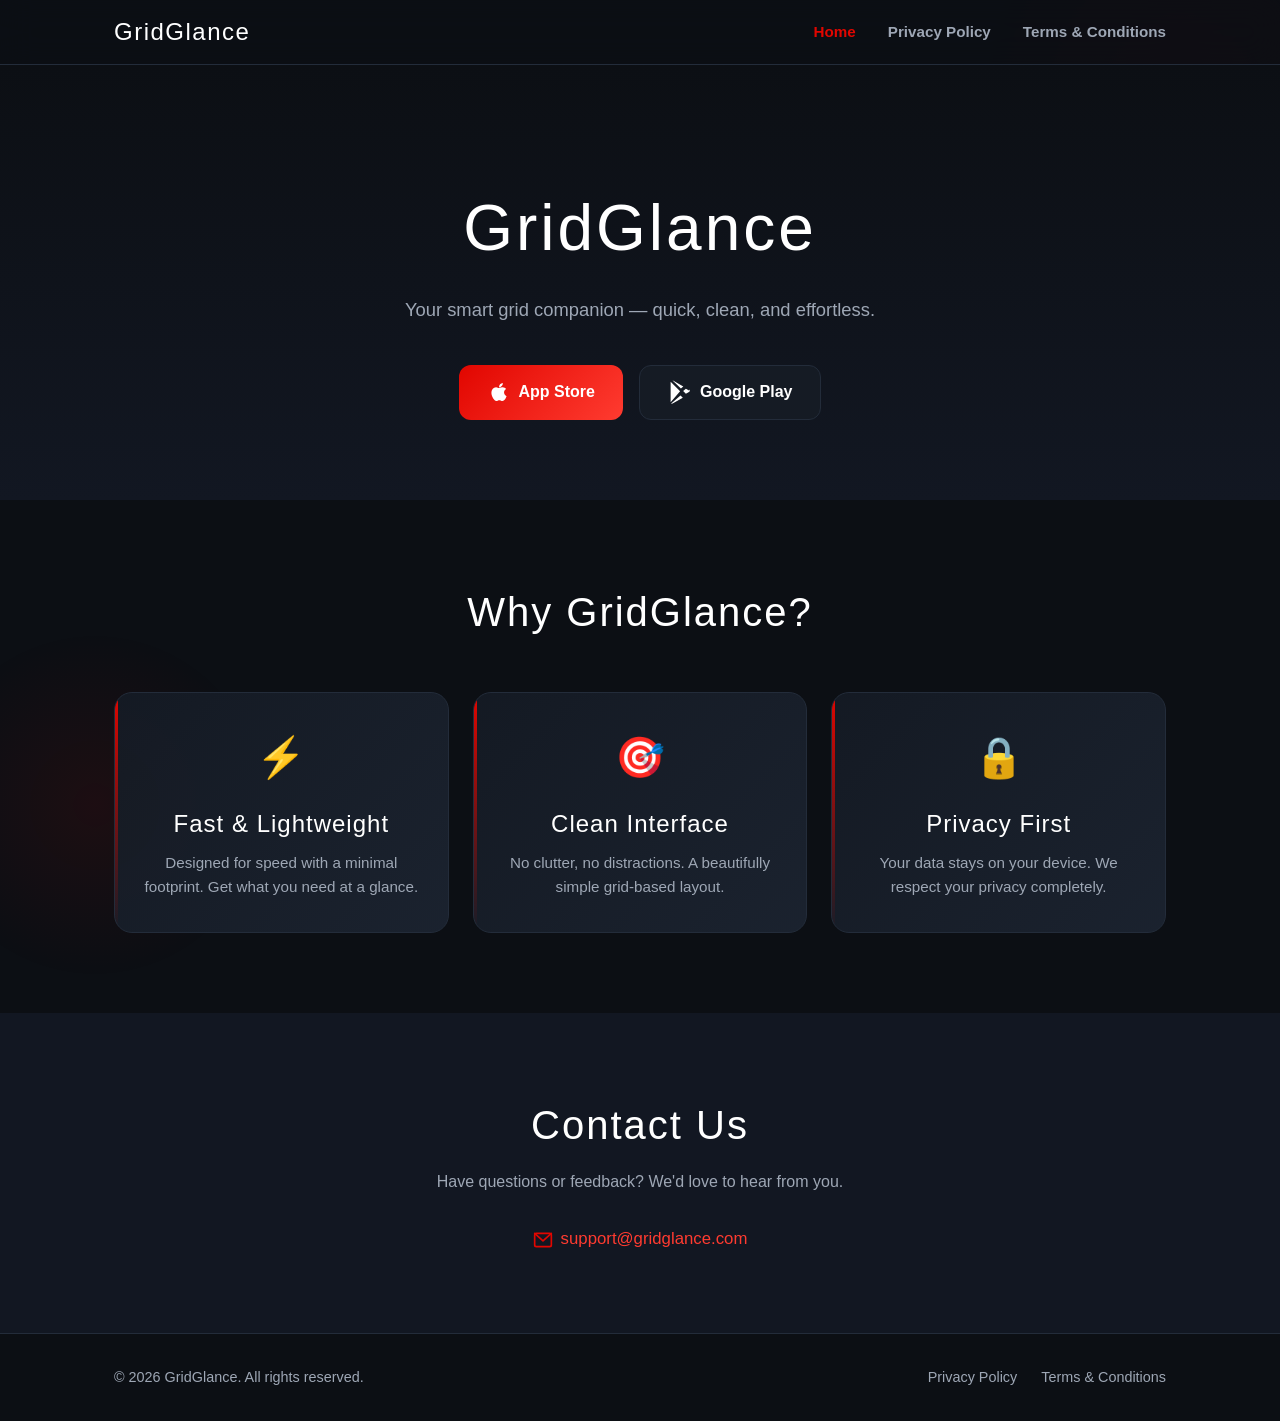
<file: index.html>
<!DOCTYPE html>
<html lang="en">
<head>
    <meta charset="UTF-8">
    <meta name="viewport" content="width=device-width, initial-scale=1.0">
    <title>GridGlance</title>
    <link rel="stylesheet" href="css/style.css">
</head>
<body>
    <nav class="navbar">
        <div class="container nav-container">
            <a href="index.html" class="logo">GridGlance</a>
            <ul class="nav-links">
                <li><a href="index.html" class="active">Home</a></li>
                <li><a href="privacy.html">Privacy Policy</a></li>
                <li><a href="terms.html">Terms &amp; Conditions</a></li>
            </ul>
            <button class="nav-toggle" aria-label="Toggle navigation">
                <span></span>
                <span></span>
                <span></span>
            </button>
        </div>
    </nav>

    <section class="hero">
        <div class="container">
            <h1>GridGlance</h1>
            <p class="hero-subtitle">Your smart grid companion — quick, clean, and effortless.</p>
            <div class="download-buttons">
                <a href="#" class="btn btn-primary">
                    <svg width="24" height="24" viewBox="0 0 24 24" fill="currentColor">
                        <path d="M17.05 20.28c-.98.95-2.05.8-3.08.35-1.09-.46-2.09-.48-3.24 0-1.44.62-2.2.44-3.06-.35C2.79 15.25 3.51 7.59 9.05 7.31c1.35.07 2.29.74 3.08.8 1.18-.24 2.31-.93 3.57-.84 1.51.12 2.65.72 3.4 1.8-3.12 1.87-2.38 5.98.48 7.13-.57 1.5-1.31 2.99-2.54 4.09zM12.03 7.25c-.15-2.23 1.66-4.07 3.74-4.25.29 2.58-2.34 4.5-3.74 4.25z"/>
                    </svg>
                    App Store
                </a>
                <a href="#" class="btn btn-secondary">
                    <svg width="24" height="24" viewBox="0 0 24 24" fill="currentColor">
                        <path d="M3.18 23.49c.45.27.96.31 1.41.09l10.23-5.82-2.33-2.33-9.31 8.06zm-.54-1.18V1.69L12.1 11.15 2.64 22.31zM20.95 10.47l-3.07-1.75-2.73 2.36 2.73 2.73 3.07-1.75c.55-.31.87-.82.87-1.29s-.32-.99-.87-1.3zM4.93.51L15.3 6.4l-2.37 2.05L4.59.42c.11.02.23.04.34.09z"/>
                    </svg>
                    Google Play
                </a>
            </div>
        </div>
    </section>

    <section class="features">
        <div class="container">
            <h2>Why GridGlance?</h2>
            <div class="features-grid">
                <div class="glass-card feature-card">
                    <div class="feature-icon">⚡</div>
                    <h3>Fast & Lightweight</h3>
                    <p>Designed for speed with a minimal footprint. Get what you need at a glance.</p>
                </div>
                <div class="glass-card feature-card">
                    <div class="feature-icon">🎯</div>
                    <h3>Clean Interface</h3>
                    <p>No clutter, no distractions. A beautifully simple grid-based layout.</p>
                </div>
                <div class="glass-card feature-card">
                    <div class="feature-icon">🔒</div>
                    <h3>Privacy First</h3>
                    <p>Your data stays on your device. We respect your privacy completely.</p>
                </div>
            </div>
        </div>
    </section>

    <section class="contact" id="contact">
        <div class="container">
            <h2>Contact Us</h2>
            <p>Have questions or feedback? We'd love to hear from you.</p>
            <div class="contact-details">
                <div class="contact-item">
                    <svg width="20" height="20" viewBox="0 0 24 24" fill="none" stroke="currentColor" stroke-width="2" stroke-linecap="round" stroke-linejoin="round">
                        <rect x="2" y="4" width="20" height="16" rx="2"/>
                        <path d="M22 4L12 13 2 4"/>
                    </svg>
                    <a href="mailto:support@gridglance.com">support@gridglance.com</a>
                </div>
            </div>
        </div>
    </section>

    <footer class="footer">
        <div class="container">
            <div class="footer-content">
                <p>&copy; 2026 GridGlance. All rights reserved.</p>
                <div class="footer-links">
                    <a href="privacy.html">Privacy Policy</a>
                    <a href="terms.html">Terms &amp; Conditions</a>
                </div>
            </div>
        </div>
    </footer>

    <script src="js/script.js"></script>
</body>
</html>
</file>
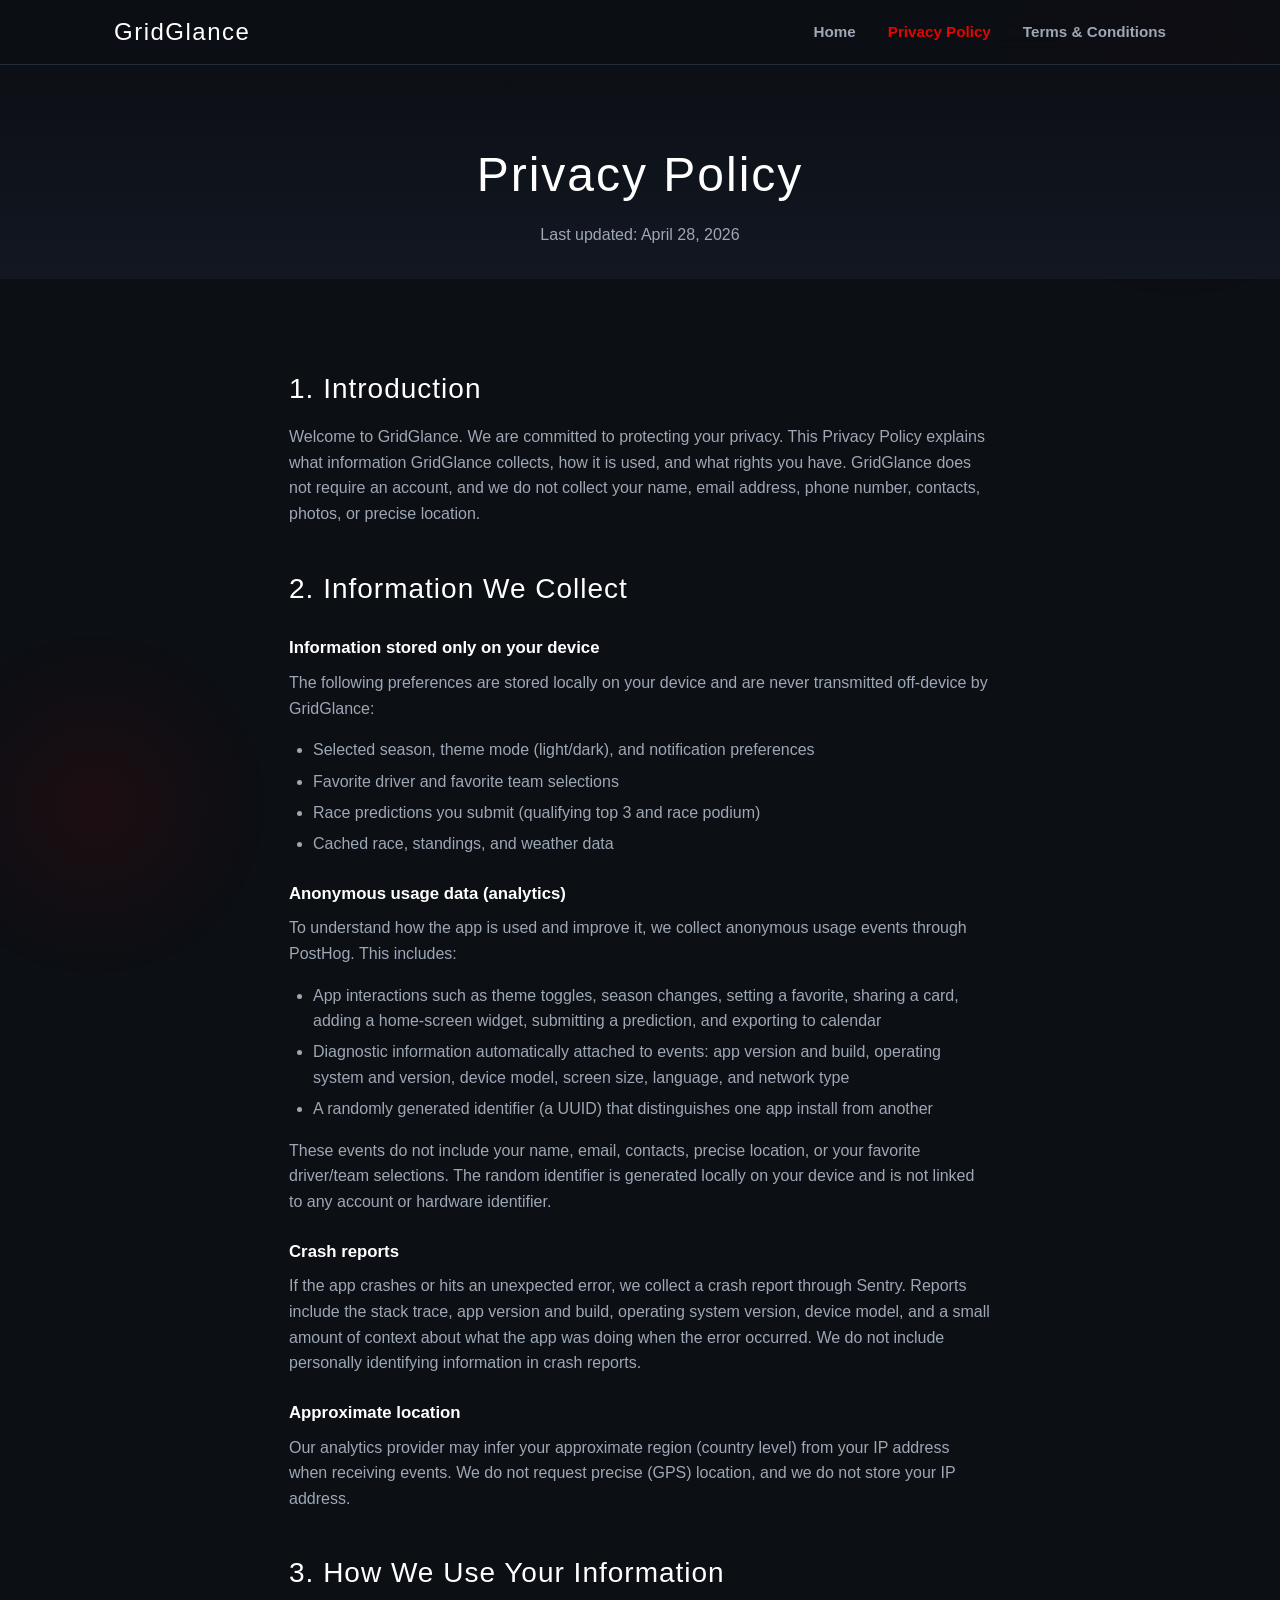
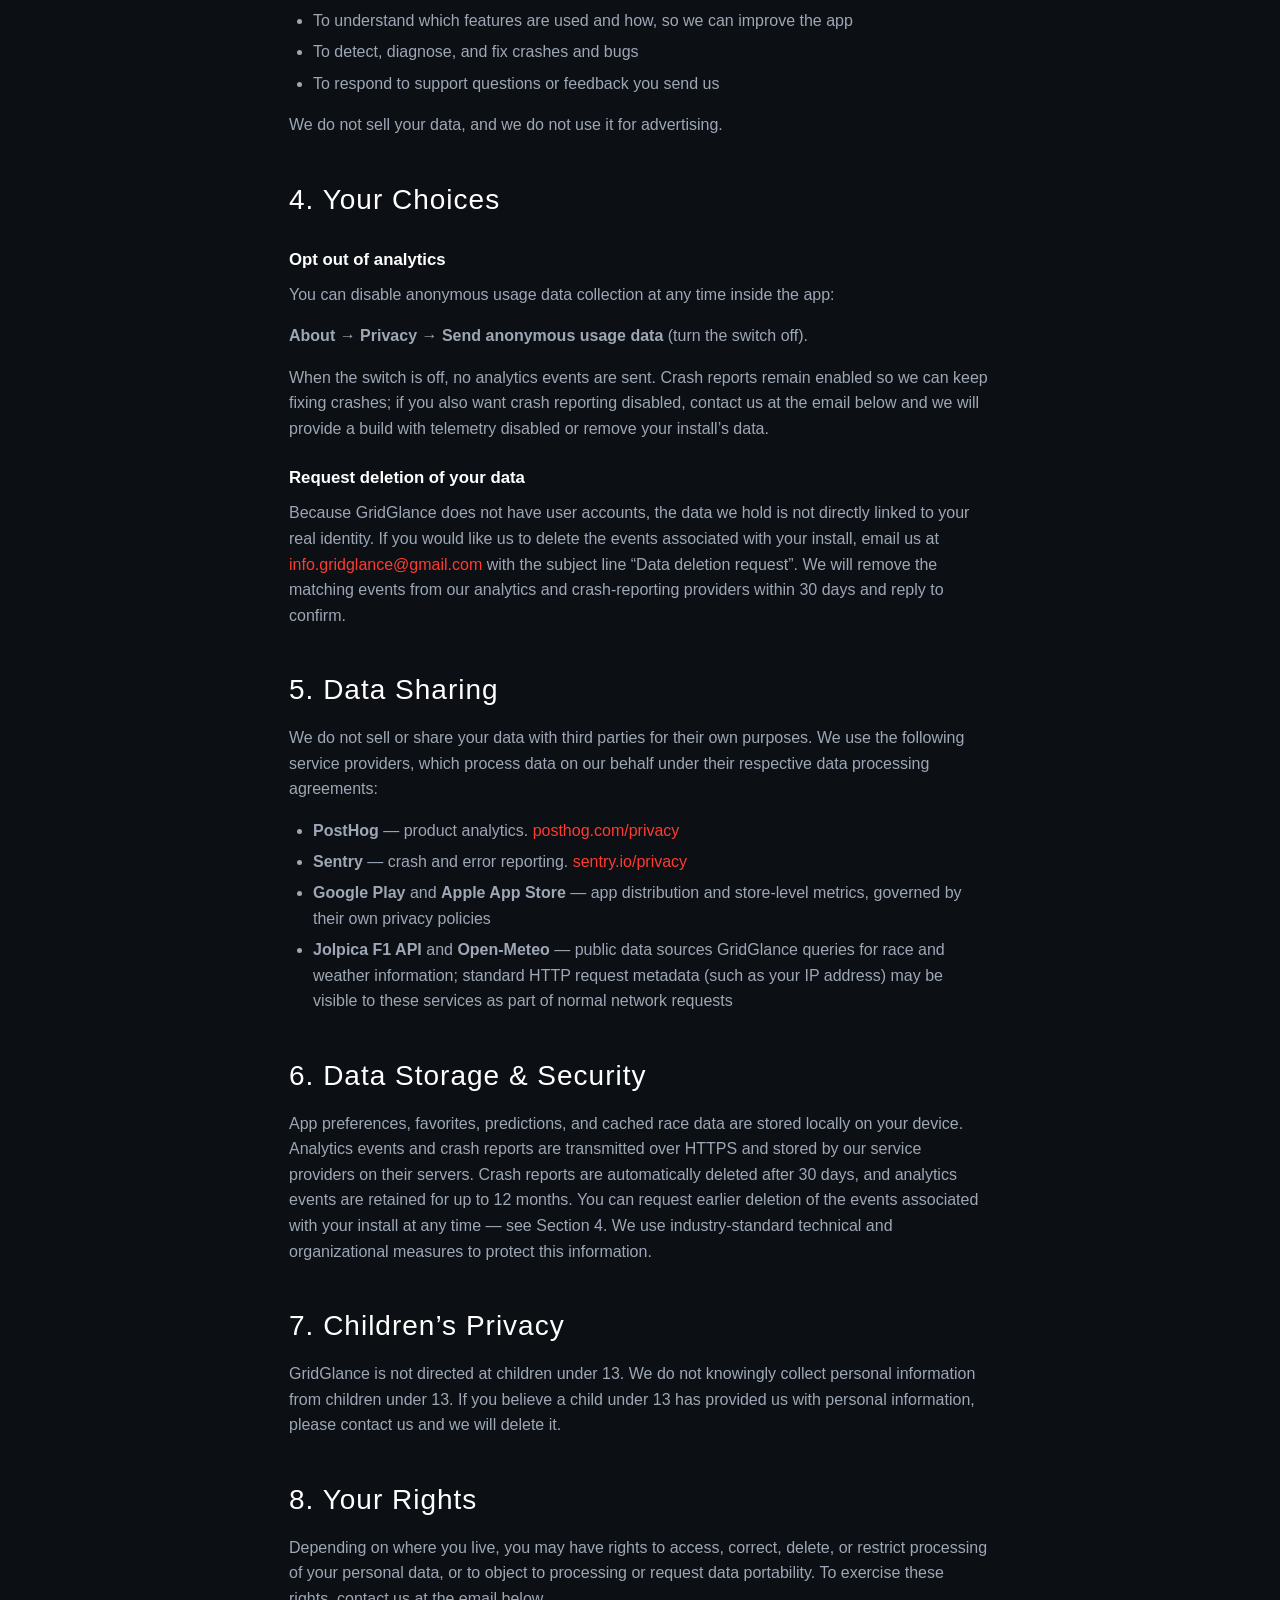
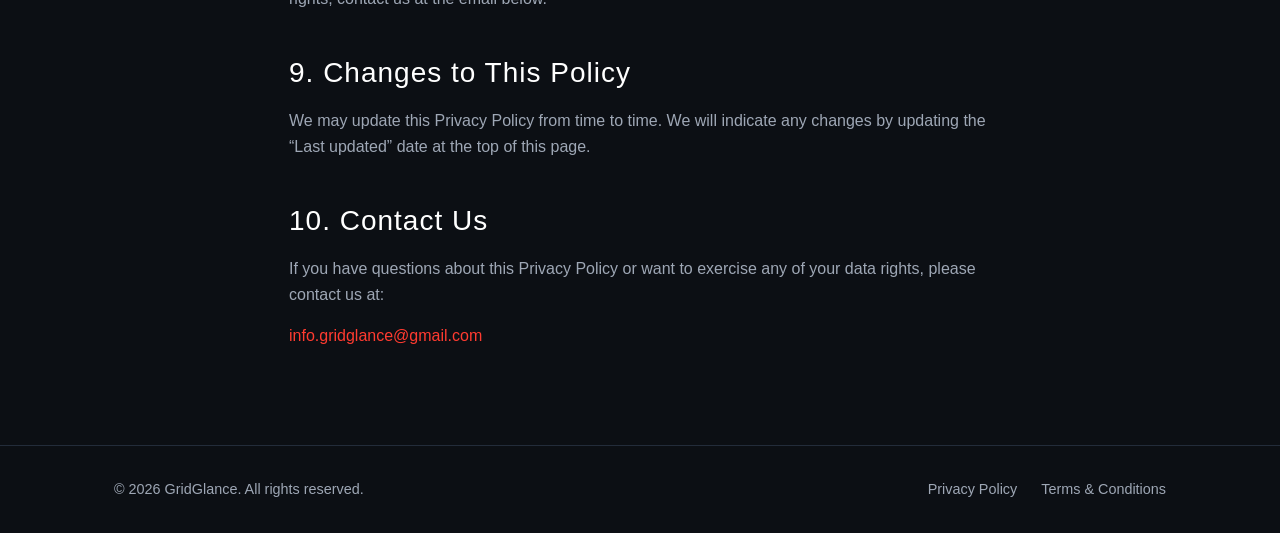
<file: privacy.html>
<!DOCTYPE html>
<html lang="en">
<head>
    <meta charset="UTF-8">
    <meta name="viewport" content="width=device-width, initial-scale=1.0">
    <title>Privacy Policy - GridGlance</title>
    <link rel="stylesheet" href="css/style.css">
</head>
<body>
    <nav class="navbar">
        <div class="container nav-container">
            <a href="index.html" class="logo">GridGlance</a>
            <ul class="nav-links">
                <li><a href="index.html">Home</a></li>
                <li><a href="privacy.html" class="active">Privacy Policy</a></li>
                <li><a href="terms.html">Terms &amp; Conditions</a></li>
            </ul>
            <button class="nav-toggle" aria-label="Toggle navigation">
                <span></span>
                <span></span>
                <span></span>
            </button>
        </div>
    </nav>

    <section class="page-header">
        <div class="container">
            <h1>Privacy Policy</h1>
            <p>Last updated: April 28, 2026</p>
        </div>
    </section>

    <section class="content">
        <div class="container content-narrow">
            <h2>1. Introduction</h2>
            <p>Welcome to GridGlance. We are committed to protecting your privacy. This Privacy Policy explains what information GridGlance collects, how it is used, and what rights you have. GridGlance does not require an account, and we do not collect your name, email address, phone number, contacts, photos, or precise location.</p>

            <h2>2. Information We Collect</h2>

            <h3>Information stored only on your device</h3>
            <p>The following preferences are stored locally on your device and are never transmitted off-device by GridGlance:</p>
            <ul>
                <li>Selected season, theme mode (light/dark), and notification preferences</li>
                <li>Favorite driver and favorite team selections</li>
                <li>Race predictions you submit (qualifying top 3 and race podium)</li>
                <li>Cached race, standings, and weather data</li>
            </ul>

            <h3>Anonymous usage data (analytics)</h3>
            <p>To understand how the app is used and improve it, we collect anonymous usage events through PostHog. This includes:</p>
            <ul>
                <li>App interactions such as theme toggles, season changes, setting a favorite, sharing a card, adding a home-screen widget, submitting a prediction, and exporting to calendar</li>
                <li>Diagnostic information automatically attached to events: app version and build, operating system and version, device model, screen size, language, and network type</li>
                <li>A randomly generated identifier (a UUID) that distinguishes one app install from another</li>
            </ul>
            <p>These events do not include your name, email, contacts, precise location, or your favorite driver/team selections. The random identifier is generated locally on your device and is not linked to any account or hardware identifier.</p>

            <h3>Crash reports</h3>
            <p>If the app crashes or hits an unexpected error, we collect a crash report through Sentry. Reports include the stack trace, app version and build, operating system version, device model, and a small amount of context about what the app was doing when the error occurred. We do not include personally identifying information in crash reports.</p>

            <h3>Approximate location</h3>
            <p>Our analytics provider may infer your approximate region (country level) from your IP address when receiving events. We do not request precise (GPS) location, and we do not store your IP address.</p>

            <h2>3. How We Use Your Information</h2>
            <ul>
                <li>To understand which features are used and how, so we can improve the app</li>
                <li>To detect, diagnose, and fix crashes and bugs</li>
                <li>To respond to support questions or feedback you send us</li>
            </ul>
            <p>We do not sell your data, and we do not use it for advertising.</p>

            <h2>4. Your Choices</h2>
            <h3>Opt out of analytics</h3>
            <p>You can disable anonymous usage data collection at any time inside the app:</p>
            <p><strong>About &rarr; Privacy &rarr; Send anonymous usage data</strong> (turn the switch off).</p>
            <p>When the switch is off, no analytics events are sent. Crash reports remain enabled so we can keep fixing crashes; if you also want crash reporting disabled, contact us at the email below and we will provide a build with telemetry disabled or remove your install&rsquo;s data.</p>

            <h3 id="data-deletion">Request deletion of your data</h3>
            <p>Because GridGlance does not have user accounts, the data we hold is not directly linked to your real identity. If you would like us to delete the events associated with your install, email us at <a href="mailto:info.gridglance@gmail.com?subject=Data%20deletion%20request">info.gridglance@gmail.com</a> with the subject line &ldquo;Data deletion request&rdquo;. We will remove the matching events from our analytics and crash-reporting providers within 30 days and reply to confirm.</p>

            <h2>5. Data Sharing</h2>
            <p>We do not sell or share your data with third parties for their own purposes. We use the following service providers, which process data on our behalf under their respective data processing agreements:</p>
            <ul>
                <li><strong>PostHog</strong> &mdash; product analytics. <a href="https://posthog.com/privacy" target="_blank" rel="noopener">posthog.com/privacy</a></li>
                <li><strong>Sentry</strong> &mdash; crash and error reporting. <a href="https://sentry.io/privacy/" target="_blank" rel="noopener">sentry.io/privacy</a></li>
                <li><strong>Google Play</strong> and <strong>Apple App Store</strong> &mdash; app distribution and store-level metrics, governed by their own privacy policies</li>
                <li><strong>Jolpica F1 API</strong> and <strong>Open-Meteo</strong> &mdash; public data sources GridGlance queries for race and weather information; standard HTTP request metadata (such as your IP address) may be visible to these services as part of normal network requests</li>
            </ul>

            <h2>6. Data Storage &amp; Security</h2>
            <p>App preferences, favorites, predictions, and cached race data are stored locally on your device. Analytics events and crash reports are transmitted over HTTPS and stored by our service providers on their servers. Crash reports are automatically deleted after 30 days, and analytics events are retained for up to 12 months. You can request earlier deletion of the events associated with your install at any time &mdash; see Section 4. We use industry-standard technical and organizational measures to protect this information.</p>

            <h2>7. Children&rsquo;s Privacy</h2>
            <p>GridGlance is not directed at children under 13. We do not knowingly collect personal information from children under 13. If you believe a child under 13 has provided us with personal information, please contact us and we will delete it.</p>

            <h2>8. Your Rights</h2>
            <p>Depending on where you live, you may have rights to access, correct, delete, or restrict processing of your personal data, or to object to processing or request data portability. To exercise these rights, contact us at the email below.</p>

            <h2>9. Changes to This Policy</h2>
            <p>We may update this Privacy Policy from time to time. We will indicate any changes by updating the &ldquo;Last updated&rdquo; date at the top of this page.</p>

            <h2>10. Contact Us</h2>
            <p>If you have questions about this Privacy Policy or want to exercise any of your data rights, please contact us at:</p>
            <p><a href="mailto:info.gridglance@gmail.com">info.gridglance@gmail.com</a></p>
        </div>
    </section>

    <footer class="footer">
        <div class="container">
            <div class="footer-content">
                <p>&copy; 2026 GridGlance. All rights reserved.</p>
                <div class="footer-links">
                    <a href="privacy.html">Privacy Policy</a>
                    <a href="terms.html">Terms &amp; Conditions</a>
                </div>
            </div>
        </div>
    </footer>

    <script src="js/script.js"></script>
</body>
</html>
</file>
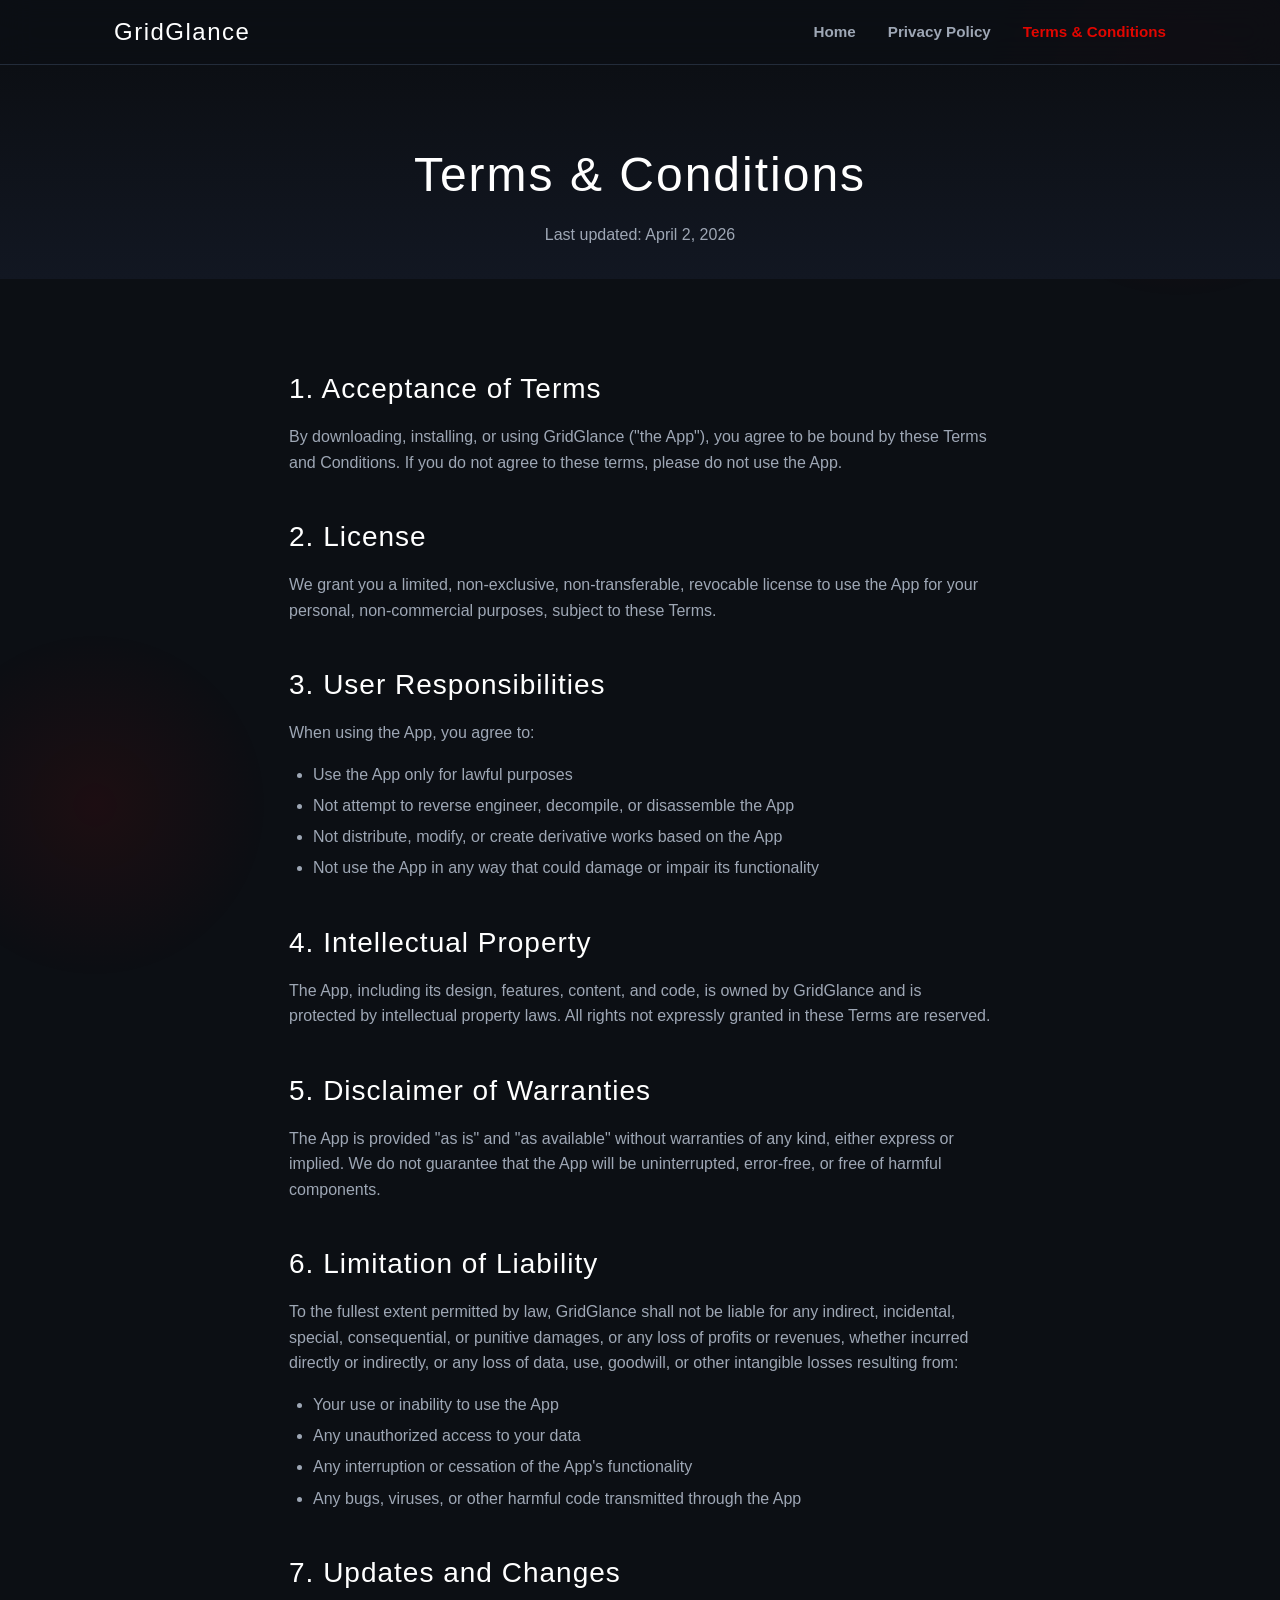
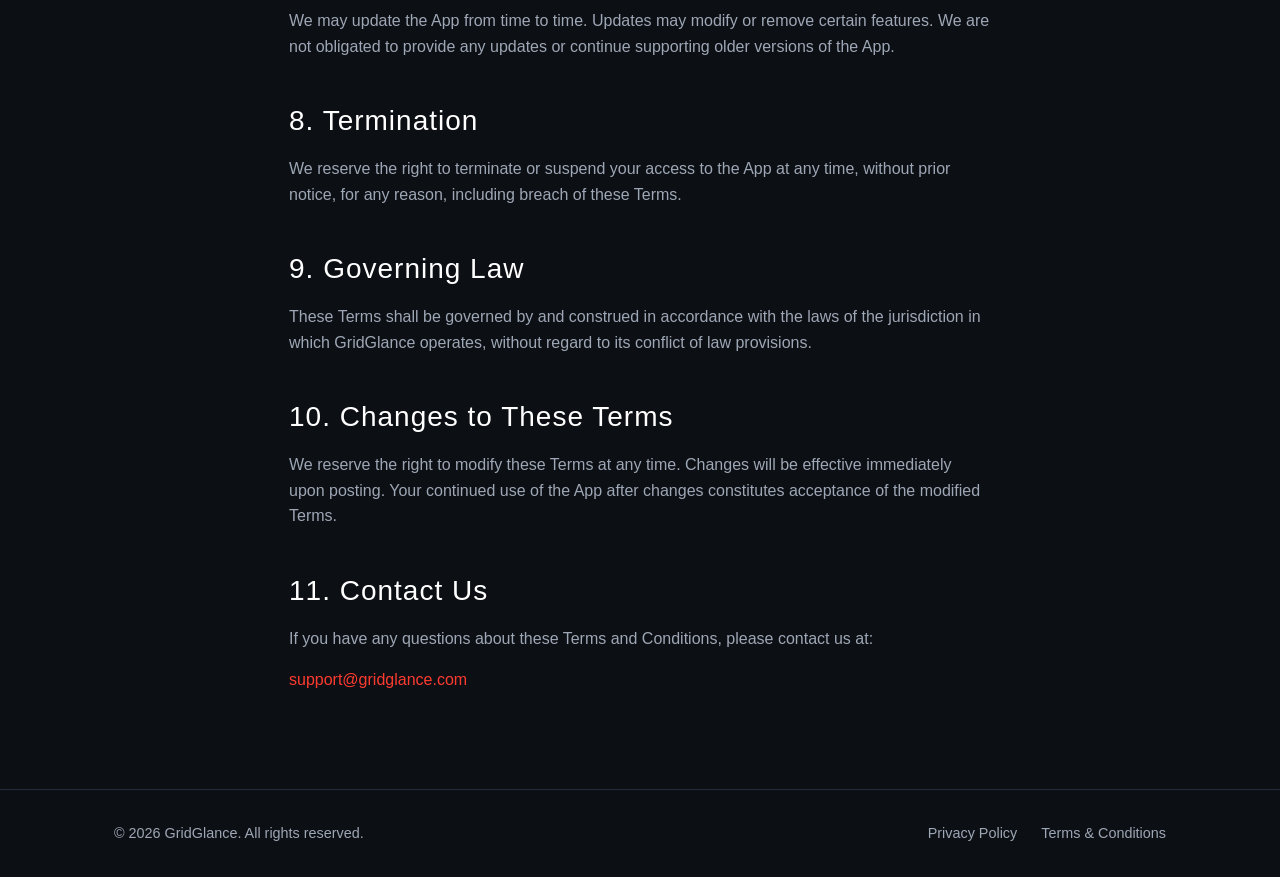
<file: terms.html>
<!DOCTYPE html>
<html lang="en">
<head>
    <meta charset="UTF-8">
    <meta name="viewport" content="width=device-width, initial-scale=1.0">
    <title>Terms &amp; Conditions - GridGlance</title>
    <link rel="stylesheet" href="css/style.css">
</head>
<body>
    <nav class="navbar">
        <div class="container nav-container">
            <a href="index.html" class="logo">GridGlance</a>
            <ul class="nav-links">
                <li><a href="index.html">Home</a></li>
                <li><a href="privacy.html">Privacy Policy</a></li>
                <li><a href="terms.html" class="active">Terms &amp; Conditions</a></li>
            </ul>
            <button class="nav-toggle" aria-label="Toggle navigation">
                <span></span>
                <span></span>
                <span></span>
            </button>
        </div>
    </nav>

    <section class="page-header">
        <div class="container">
            <h1>Terms &amp; Conditions</h1>
            <p>Last updated: April 2, 2026</p>
        </div>
    </section>

    <section class="content">
        <div class="container content-narrow">
            <h2>1. Acceptance of Terms</h2>
            <p>By downloading, installing, or using GridGlance ("the App"), you agree to be bound by these Terms and Conditions. If you do not agree to these terms, please do not use the App.</p>

            <h2>2. License</h2>
            <p>We grant you a limited, non-exclusive, non-transferable, revocable license to use the App for your personal, non-commercial purposes, subject to these Terms.</p>

            <h2>3. User Responsibilities</h2>
            <p>When using the App, you agree to:</p>
            <ul>
                <li>Use the App only for lawful purposes</li>
                <li>Not attempt to reverse engineer, decompile, or disassemble the App</li>
                <li>Not distribute, modify, or create derivative works based on the App</li>
                <li>Not use the App in any way that could damage or impair its functionality</li>
            </ul>

            <h2>4. Intellectual Property</h2>
            <p>The App, including its design, features, content, and code, is owned by GridGlance and is protected by intellectual property laws. All rights not expressly granted in these Terms are reserved.</p>

            <h2>5. Disclaimer of Warranties</h2>
            <p>The App is provided "as is" and "as available" without warranties of any kind, either express or implied. We do not guarantee that the App will be uninterrupted, error-free, or free of harmful components.</p>

            <h2>6. Limitation of Liability</h2>
            <p>To the fullest extent permitted by law, GridGlance shall not be liable for any indirect, incidental, special, consequential, or punitive damages, or any loss of profits or revenues, whether incurred directly or indirectly, or any loss of data, use, goodwill, or other intangible losses resulting from:</p>
            <ul>
                <li>Your use or inability to use the App</li>
                <li>Any unauthorized access to your data</li>
                <li>Any interruption or cessation of the App's functionality</li>
                <li>Any bugs, viruses, or other harmful code transmitted through the App</li>
            </ul>

            <h2>7. Updates and Changes</h2>
            <p>We may update the App from time to time. Updates may modify or remove certain features. We are not obligated to provide any updates or continue supporting older versions of the App.</p>

            <h2>8. Termination</h2>
            <p>We reserve the right to terminate or suspend your access to the App at any time, without prior notice, for any reason, including breach of these Terms.</p>

            <h2>9. Governing Law</h2>
            <p>These Terms shall be governed by and construed in accordance with the laws of the jurisdiction in which GridGlance operates, without regard to its conflict of law provisions.</p>

            <h2>10. Changes to These Terms</h2>
            <p>We reserve the right to modify these Terms at any time. Changes will be effective immediately upon posting. Your continued use of the App after changes constitutes acceptance of the modified Terms.</p>

            <h2>11. Contact Us</h2>
            <p>If you have any questions about these Terms and Conditions, please contact us at:</p>
            <p><a href="mailto:support@gridglance.com">support@gridglance.com</a></p>
        </div>
    </section>

    <footer class="footer">
        <div class="container">
            <div class="footer-content">
                <p>&copy; 2026 GridGlance. All rights reserved.</p>
                <div class="footer-links">
                    <a href="privacy.html">Privacy Policy</a>
                    <a href="terms.html">Terms &amp; Conditions</a>
                </div>
            </div>
        </div>
    </footer>

    <script src="js/script.js"></script>
</body>
</html>
</file>
<file: css/style.css>
/* ===== Reset & Base ===== */
*,
*::before,
*::after {
    margin: 0;
    padding: 0;
    box-sizing: border-box;
}

@import url('https://fonts.googleapis.com/css2?family=Bebas+Neue&family=Titillium+Web:wght@300;400;600;700&display=swap');

:root {
    /* Brand */
    --f1-red: #E10600;
    --f1-red-bright: #FF3B30;

    /* Dark theme (default) */
    --bg: #0C0F14;
    --bg-alt: #121722;
    --surface: #151B24;
    --surface-alt: #1C2430;
    --border: #232C3A;
    --text: #ffffff;
    --text-muted: #9EA7B5;

    /* Design tokens */
    --radius: 18px;
    --radius-sm: 12px;
    --radius-xs: 6px;
    --glass-opacity: 0.95;
}

html {
    scroll-behavior: smooth;
}

body {
    font-family: 'Titillium Web', -apple-system, BlinkMacSystemFont, "Segoe UI", Roboto, sans-serif;
    color: var(--text);
    background: var(--bg);
    line-height: 1.6;
    min-height: 100vh;
    display: flex;
    flex-direction: column;
}

a {
    color: var(--f1-red-bright);
    text-decoration: none;
}

a:hover {
    text-decoration: underline;
}

ul {
    padding-left: 1.5rem;
}

h1, h2, h3 {
    font-family: 'Bebas Neue', sans-serif;
    letter-spacing: 1.2px;
    font-weight: 400;
}

.container {
    max-width: 1100px;
    margin: 0 auto;
    padding: 0 1.5rem;
}

/* ===== Background Glow (matches F1Scaffold) ===== */
body::before,
body::after {
    content: '';
    position: fixed;
    border-radius: 50%;
    pointer-events: none;
    z-index: 0;
}

body::before {
    width: 400px;
    height: 400px;
    top: -100px;
    right: -100px;
    background: radial-gradient(circle, rgba(225, 6, 0, 0.12) 0%, transparent 70%);
}

body::after {
    width: 350px;
    height: 350px;
    bottom: -80px;
    left: -80px;
    background: radial-gradient(circle, rgba(225, 6, 0, 0.08) 0%, transparent 70%);
}

/* ===== Navbar ===== */
.navbar {
    background: rgba(12, 15, 20, 0.85);
    backdrop-filter: blur(16px);
    -webkit-backdrop-filter: blur(16px);
    border-bottom: 1px solid var(--border);
    position: sticky;
    top: 0;
    z-index: 100;
}

.nav-container {
    display: flex;
    align-items: center;
    justify-content: space-between;
    height: 64px;
}

.logo {
    font-family: 'Bebas Neue', sans-serif;
    font-size: 1.5rem;
    font-weight: 400;
    color: var(--text);
    text-decoration: none;
    letter-spacing: 1.5px;
}

.logo:hover {
    text-decoration: none;
    color: var(--f1-red);
}

.nav-links {
    display: flex;
    list-style: none;
    gap: 2rem;
    padding: 0;
}

.nav-links a {
    color: var(--text-muted);
    font-size: 0.95rem;
    font-weight: 600;
    text-decoration: none;
    transition: color 0.2s;
}

.nav-links a:hover,
.nav-links a.active {
    color: var(--f1-red);
    text-decoration: none;
}

.nav-toggle {
    display: none;
    flex-direction: column;
    gap: 5px;
    background: none;
    border: none;
    cursor: pointer;
    padding: 4px;
}

.nav-toggle span {
    display: block;
    width: 24px;
    height: 2px;
    background: var(--text);
    border-radius: 2px;
    transition: 0.3s;
}

/* ===== Hero ===== */
.hero {
    text-align: center;
    padding: 7rem 1.5rem 5rem;
    position: relative;
    z-index: 1;
    background: linear-gradient(180deg, var(--bg) 0%, var(--bg-alt) 100%);
}

.hero h1 {
    font-size: 4rem;
    letter-spacing: 3px;
    margin-bottom: 1rem;
    color: var(--text);
}

.hero-subtitle {
    font-size: 1.15rem;
    color: var(--text-muted);
    margin-bottom: 2.5rem;
    max-width: 480px;
    margin-left: auto;
    margin-right: auto;
    font-weight: 300;
}

.download-buttons {
    display: flex;
    gap: 1rem;
    justify-content: center;
    flex-wrap: wrap;
}

.btn {
    display: inline-flex;
    align-items: center;
    gap: 0.5rem;
    padding: 0.85rem 1.75rem;
    border-radius: var(--radius-sm);
    font-family: 'Titillium Web', sans-serif;
    font-size: 1rem;
    font-weight: 600;
    text-decoration: none;
    transition: all 0.2s;
}

.btn:hover {
    text-decoration: none;
    transform: translateY(-1px);
}

.btn-primary {
    background: linear-gradient(135deg, var(--f1-red), var(--f1-red-bright));
    color: #fff;
    border: none;
}

.btn-primary:hover {
    box-shadow: 0 4px 20px rgba(225, 6, 0, 0.35);
}

.btn-secondary {
    background: var(--surface);
    color: var(--text);
    border: 1px solid var(--border);
}

.btn-secondary:hover {
    border-color: var(--f1-red);
    box-shadow: 0 4px 20px rgba(225, 6, 0, 0.15);
}

/* ===== Glass Card (matches GlassCard widget) ===== */
.glass-card {
    background: linear-gradient(135deg,
        rgba(21, 27, 36, var(--glass-opacity)),
        rgba(28, 36, 48, var(--glass-opacity)));
    border: 1px solid var(--border);
    border-radius: var(--radius);
    position: relative;
    overflow: hidden;
    transition: box-shadow 0.2s;
}

.glass-card::before {
    content: '';
    position: absolute;
    left: 0;
    top: 0;
    bottom: 0;
    width: 3px;
    background: linear-gradient(180deg, var(--f1-red), transparent);
    border-radius: var(--radius) 0 0 var(--radius);
}

.glass-card:hover {
    box-shadow: 0 10px 18px rgba(0, 0, 0, 0.35);
}

/* ===== Features ===== */
.features {
    padding: 5rem 1.5rem;
    position: relative;
    z-index: 1;
}

.features h2 {
    text-align: center;
    font-size: 2.5rem;
    letter-spacing: 2px;
    margin-bottom: 3rem;
}

.features-grid {
    display: grid;
    grid-template-columns: repeat(3, 1fr);
    gap: 1.5rem;
}

.feature-card {
    text-align: center;
    padding: 2rem 1.5rem;
}

.feature-icon {
    font-size: 2.5rem;
    margin-bottom: 1rem;
}

.feature-card h3 {
    font-size: 1.5rem;
    letter-spacing: 1px;
    margin-bottom: 0.5rem;
}

.feature-card p {
    color: var(--text-muted);
    font-size: 0.95rem;
    font-weight: 300;
}

/* ===== Contact ===== */
.contact {
    padding: 5rem 1.5rem;
    background: var(--bg-alt);
    text-align: center;
    position: relative;
    z-index: 1;
}

.contact h2 {
    font-size: 2.5rem;
    letter-spacing: 2px;
    margin-bottom: 0.75rem;
}

.contact > .container > p {
    color: var(--text-muted);
    margin-bottom: 2rem;
    font-weight: 300;
}

.contact-details {
    display: flex;
    justify-content: center;
    gap: 2rem;
    flex-wrap: wrap;
}

.contact-item {
    display: flex;
    align-items: center;
    gap: 0.5rem;
    font-size: 1.05rem;
}

.contact-item svg {
    color: var(--f1-red);
    flex-shrink: 0;
}

/* ===== Page Header (Privacy/Terms) ===== */
.page-header {
    padding: 4.5rem 1.5rem 2rem;
    background: linear-gradient(180deg, var(--bg) 0%, var(--bg-alt) 100%);
    text-align: center;
    position: relative;
    z-index: 1;
}

.page-header h1 {
    font-size: 3rem;
    letter-spacing: 2px;
    margin-bottom: 0.5rem;
}

.page-header p {
    color: var(--text-muted);
    font-weight: 300;
}

/* ===== Content (Privacy/Terms) ===== */
.content {
    padding: 3rem 1.5rem 5rem;
    position: relative;
    z-index: 1;
}

.content-narrow {
    max-width: 750px;
}

.content h2 {
    font-size: 1.75rem;
    letter-spacing: 1px;
    margin-top: 2.5rem;
    margin-bottom: 0.75rem;
    color: var(--text);
}

.content h3 {
    font-family: 'Titillium Web', sans-serif;
    font-size: 1.05rem;
    font-weight: 700;
    letter-spacing: 0;
    margin-top: 1.5rem;
    margin-bottom: 0.5rem;
}

.content p {
    color: var(--text-muted);
    margin-bottom: 1rem;
    font-weight: 300;
}

.content ul {
    color: var(--text-muted);
    margin-bottom: 1rem;
    font-weight: 300;
}

.content li {
    margin-bottom: 0.35rem;
}

/* ===== Footer ===== */
.footer {
    margin-top: auto;
    padding: 2rem 1.5rem;
    border-top: 1px solid var(--border);
    position: relative;
    z-index: 1;
}

.footer-content {
    display: flex;
    justify-content: space-between;
    align-items: center;
    flex-wrap: wrap;
    gap: 1rem;
}

.footer-content p {
    color: var(--text-muted);
    font-size: 0.9rem;
}

.footer-links {
    display: flex;
    gap: 1.5rem;
}

.footer-links a {
    color: var(--text-muted);
    font-size: 0.9rem;
}

.footer-links a:hover {
    color: var(--f1-red);
}

/* ===== Stat Pill (badge style from app) ===== */
.stat-pill {
    display: inline-block;
    padding: 4px 10px;
    border-radius: 20px;
    font-size: 0.75rem;
    font-weight: 700;
    letter-spacing: 0.6px;
    background: linear-gradient(135deg, var(--f1-red), var(--f1-red-bright));
    color: #fff;
}

/* ===== Responsive ===== */
@media (max-width: 768px) {
    .nav-toggle {
        display: flex;
    }

    .nav-links {
        display: none;
        position: absolute;
        top: 64px;
        left: 0;
        right: 0;
        background: rgba(12, 15, 20, 0.95);
        backdrop-filter: blur(16px);
        -webkit-backdrop-filter: blur(16px);
        flex-direction: column;
        padding: 1.5rem;
        gap: 1rem;
        border-bottom: 1px solid var(--border);
    }

    .nav-links.open {
        display: flex;
    }

    .hero {
        padding: 4.5rem 1.5rem 3.5rem;
    }

    .hero h1 {
        font-size: 3rem;
    }

    .features-grid {
        grid-template-columns: 1fr;
        gap: 1rem;
    }

    .footer-content {
        flex-direction: column;
        text-align: center;
    }
}
</file>
